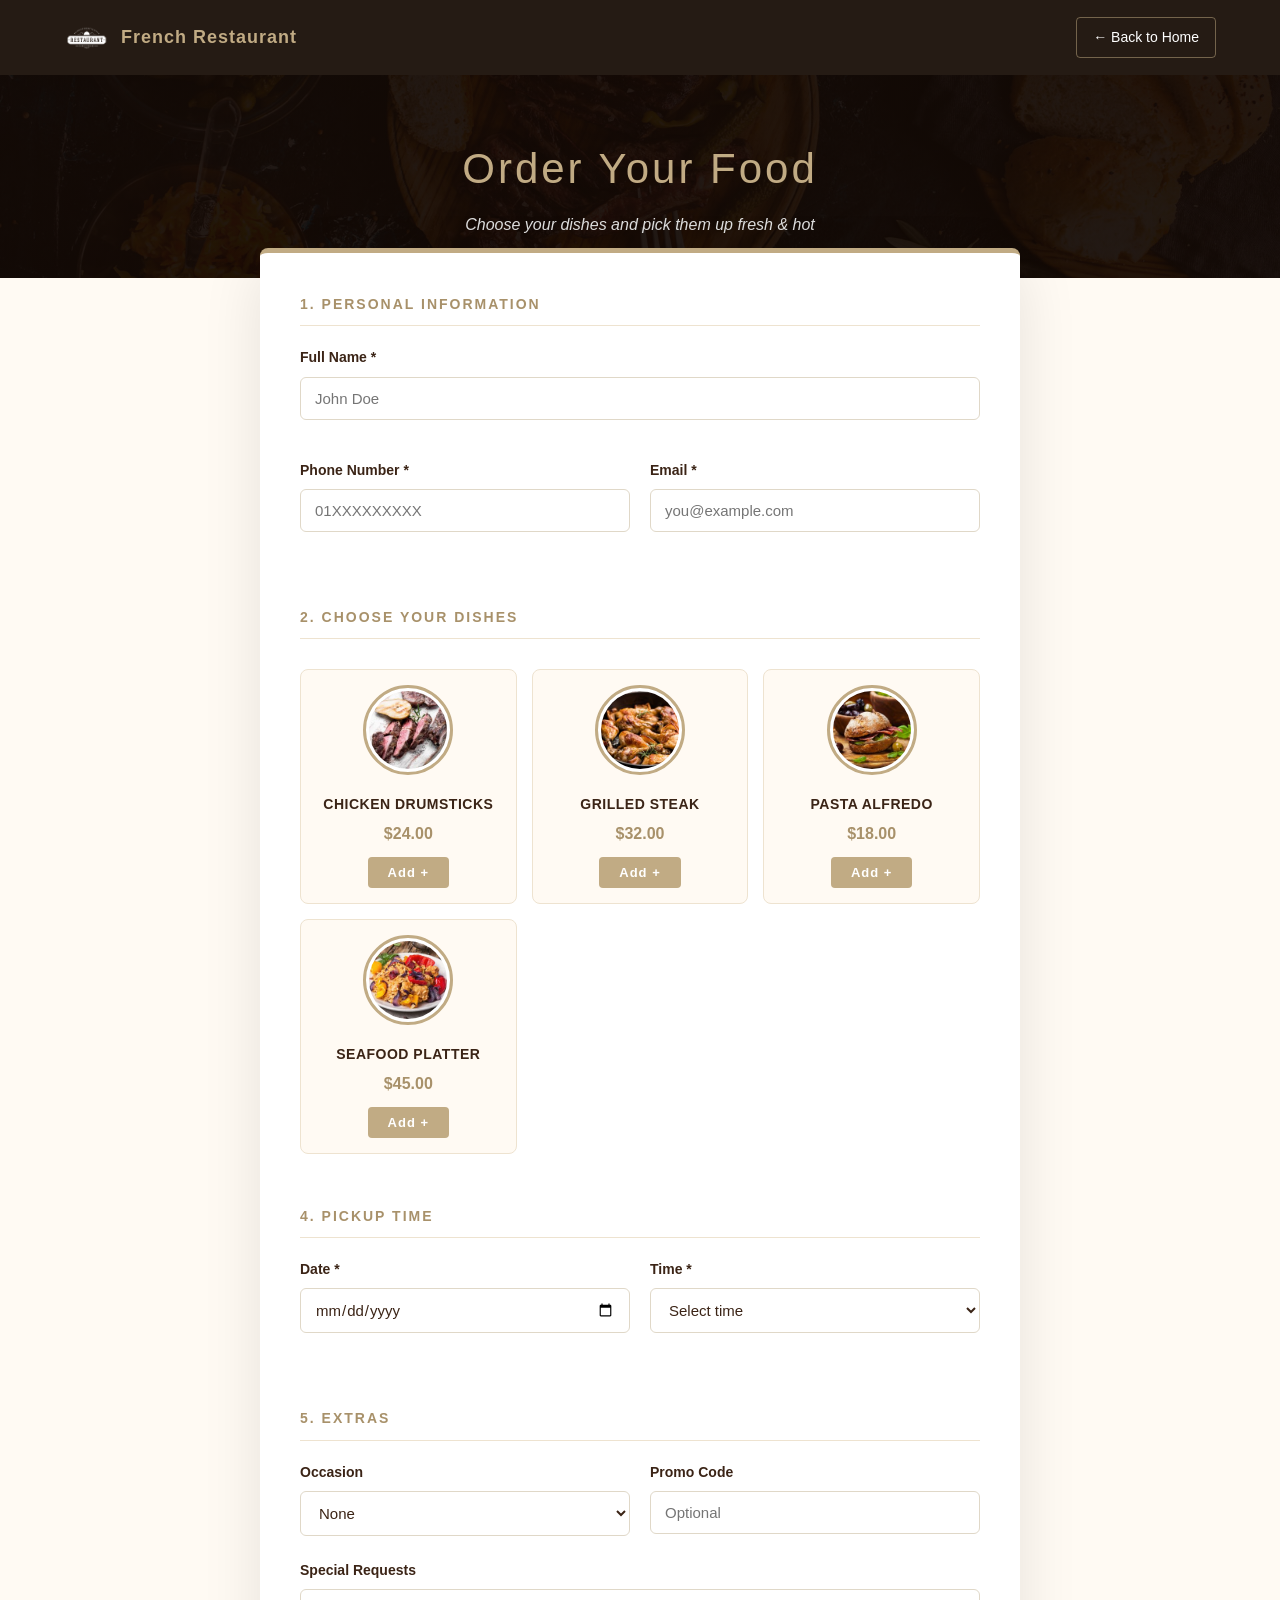
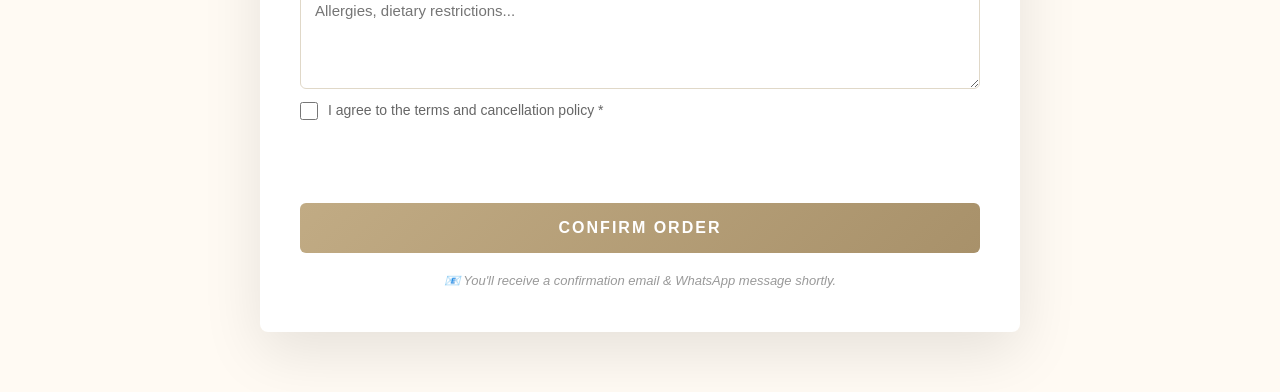
<file: pages/Book/book_food.html>
<!DOCTYPE html>
<html lang="en">

<head>
    <meta charset="UTF-8">
    <meta name="viewport" content="width=device-width, initial-scale=1.0">
    <link rel="stylesheet" href="../../css/book.css">
    <title>Order Your Food | French Restaurant</title>
</head>

<body>

    <!-- ============ NAVBAR ============ -->
    <div class="nav-bar">
        <a href="../Home/home_page.html" class="logo">
            <img src="../../images/restaurant.png" alt="logo">
            <span>French Restaurant</span>
        </a>
        <a href="../Home/home_page.html" class="back-link">← Back to Home</a>
    </div>

    <!-- ============ PAGE HEADER ============ -->
    <div class="page-header">
        <h1>Order Your Food</h1>
        <p>Choose your dishes and pick them up fresh &amp; hot</p>
    </div>

    <!-- ============ FORM ============ -->
    <div class="form-wrapper">
        <form id="orderForm" novalidate>

            <!-- ============ STEP 1: PERSONAL INFO ============ -->
            <fieldset class="form-section">
                <legend>1. Personal Information</legend>

                <div class="form-row">
                    <div class="form-group">
                        <label for="name">Full Name *</label>
                        <input type="text" id="name" name="name" placeholder="John Doe" maxlength="50" required>
                        <span class="error-msg" id="errName"></span>
                    </div>
                </div>

                <div class="form-row two-cols">
                    <div class="form-group">
                        <label for="phone">Phone Number *</label>
                        <input type="tel" id="phone" name="phone" placeholder="01XXXXXXXXX" maxlength="11" required>
                        <span class="error-msg" id="errPhone"></span>
                    </div>

                    <div class="form-group">
                        <label for="email">Email *</label>
                        <input type="email" id="email" name="email" placeholder="you@example.com" maxlength="50" required>
                        <span class="error-msg" id="errEmail"></span>
                    </div>
                </div>
            </fieldset>

            <!-- ============ STEP 2: CHOOSE DISHES ============ -->
            <fieldset class="form-section">
                <legend>2. Choose Your Dishes</legend>

                <div class="dishes-grid" id="dishesGrid">

                    <div class="dish-card" data-id="1" data-name="Chicken Drumsticks" data-price="24">
                        <img src="../../images/rigel-food-sec-2-img1-200x200.jpg" alt="Chicken Drumsticks">
                        <h4>Chicken Drumsticks</h4>
                        <p class="dish-price">$24.00</p>
                        <button type="button" class="btn-add" data-id="1">Add +</button>
                    </div>

                    <div class="dish-card" data-id="2" data-name="Grilled Steak" data-price="32">
                        <img src="../../images/rigel-food-sec-2-img3-200x200.jpg" alt="Grilled Steak">
                        <h4>Grilled Steak</h4>
                        <p class="dish-price">$32.00</p>
                        <button type="button" class="btn-add" data-id="2">Add +</button>
                    </div>

                    <div class="dish-card" data-id="3" data-name="Pasta Alfredo" data-price="18">
                        <img src="../../images/rigel-food-sec-2-img4-200x200.jpg" alt="Pasta Alfredo">
                        <h4>Pasta Alfredo</h4>
                        <p class="dish-price">$18.00</p>
                        <button type="button" class="btn-add" data-id="3">Add +</button>
                    </div>

                    <div class="dish-card" data-id="4" data-name="Seafood Platter" data-price="45">
                        <img src="../../images/rigel-food-sec-2-img5-200x200.jpg" alt="Seafood Platter">
                        <h4>Seafood Platter</h4>
                        <p class="dish-price">$45.00</p>
                        <button type="button" class="btn-add" data-id="4">Add +</button>
                    </div>

                </div>
                <span class="error-msg" id="errDishes"></span>
            </fieldset>

            <!-- ============ STEP 3: YOUR ORDER SUMMARY ============ -->
            <fieldset class="form-section" id="orderSummarySection" style="display:none;">
                <legend>3. Your Order</legend>

                <div class="order-list" id="orderList">
                    <!-- filled by JS -->
                </div>

                <div class="order-total">
                    <span>Total:</span>
                    <strong id="orderTotal">$0.00</strong>
                </div>
            </fieldset>

            <!-- ============ STEP 4: PICKUP TIME ============ -->
            <fieldset class="form-section">
                <legend>4. Pickup Time</legend>

                <div class="form-row two-cols">
                    <div class="form-group">
                        <label for="date">Date *</label>
                        <input type="date" id="date" name="date" required>
                        <span class="error-msg" id="errDate"></span>
                    </div>

                    <div class="form-group">
                        <label for="time">Time *</label>
                        <select id="time" name="time" required>
                            <option value="">Select time</option>
                            <option value="12:00">12:00 PM</option>
                            <option value="13:00">1:00 PM</option>
                            <option value="14:00">2:00 PM</option>
                            <option value="18:00">6:00 PM</option>
                            <option value="19:00">7:00 PM</option>
                            <option value="20:00">8:00 PM</option>
                            <option value="21:00">9:00 PM</option>
                            <option value="22:00">10:00 PM</option>
                        </select>
                        <span class="error-msg" id="errTime"></span>
                    </div>
                </div>
            </fieldset>

            <!-- ============ STEP 5: EXTRAS ============ -->
            <fieldset class="form-section">
                <legend>5. Extras</legend>

                <div class="form-row two-cols">
                    <div class="form-group">
                        <label for="occasion">Occasion</label>
                        <select id="occasion" name="occasion">
                            <option value="none">None</option>
                            <option value="birthday">Birthday 🎂</option>
                            <option value="anniversary">Anniversary 💕</option>
                            <option value="business">Business Meeting 💼</option>
                            <option value="date">Date Night 🌹</option>
                        </select>
                    </div>

                    <div class="form-group">
                        <label for="promo">Promo Code</label>
                        <input type="text" id="promo" name="promo" placeholder="Optional" maxlength="15">
                    </div>
                </div>

                <div class="form-group">
                    <label for="notes">Special Requests</label>
                    <textarea id="notes" name="notes" rows="3" placeholder="Allergies, dietary restrictions..." maxlength="300"></textarea>
                </div>

                <div class="form-group checkbox-group">
                    <input type="checkbox" id="terms" name="terms" required>
                    <label for="terms">I agree to the terms and cancellation policy *</label>
                    <span class="error-msg" id="errTerms"></span>
                </div>
            </fieldset>

            <!-- Submit -->
            <button type="submit" class="btn-submit" id="submitBtn">
                Confirm Order
            </button>

            <p class="form-note">
                📧 You'll receive a confirmation email &amp; WhatsApp message shortly.
            </p>
        </form>
    </div>

    <!-- ============ SUCCESS MODAL ============ -->
    <div class="modal-overlay" id="modalOverlay">
        <div class="modal">
            <div class="modal-icon">✓</div>
            <h2>Order Confirmed!</h2>
            <p>Your food will be ready for pickup.</p>

            <div class="booking-summary" id="bookingSummary"></div>

            <div class="modal-actions">
                <a href="../Home/home_page.html" class="btn-modal btn-home">Back to Home</a>
                <button class="btn-modal btn-print" onclick="window.print()">Print</button>
            </div>
        </div>
    </div>

    <script src="../../js/book.js"></script>
</body>

</html>
</file>
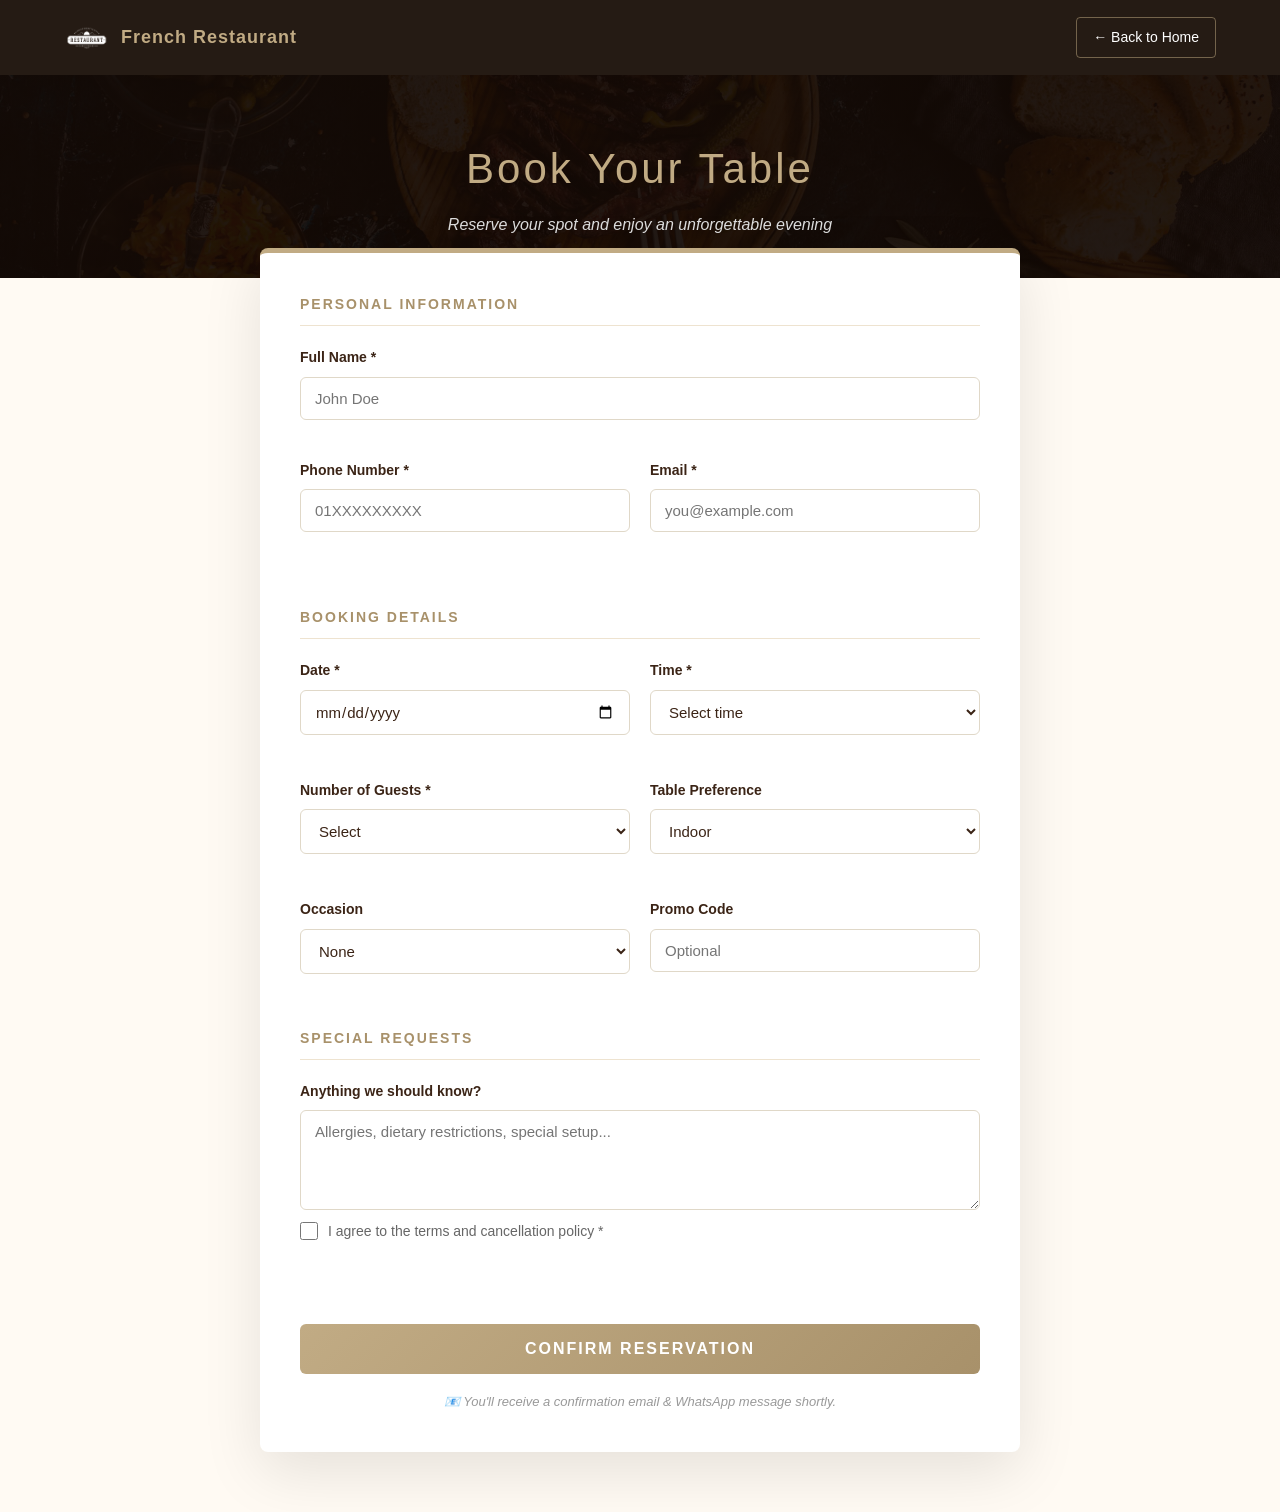
<file: pages/Book/book_table.html>
<!DOCTYPE html>
<html lang="en">

<head>
    <meta charset="UTF-8">
    <meta name="viewport" content="width=device-width, initial-scale=1.0">
    <link rel="stylesheet" href="../../css/book.css">
    <title>Book Your Table | French Restaurant</title>
</head>

<body>

    <!-- ============ NAVBAR ============ -->
    <div class="nav-bar">
        <a href="../Home/home_page.html" class="logo">
            <img src="../../images/restaurant.png" alt="logo">
            <span>French Restaurant</span>
        </a>
        <a href="../Home/home_page.html" class="back-link">← Back to Home</a>
    </div>

    <!-- ============ PAGE HEADER ============ -->
    <div class="page-header">
        <h1>Book Your Table</h1>
        <p>Reserve your spot and enjoy an unforgettable evening</p>
    </div>

    <!-- ============ FORM ============ -->
    <div class="form-wrapper">
        <form id="reservationForm" novalidate>

            <!-- Personal Info -->
            <fieldset class="form-section">
                <legend>Personal Information</legend>

                <div class="form-row">
                    <div class="form-group">
                        <label for="name">Full Name *</label>
                        <input type="text" id="name" name="name" placeholder="John Doe" maxlength="50" required>
                        <span class="error-msg" id="errName"></span>
                    </div>
                </div>

                <div class="form-row two-cols">
                    <div class="form-group">
                        <label for="phone">Phone Number *</label>
                        <input type="tel" id="phone" name="phone" placeholder="01XXXXXXXXX" maxlength="11" required>
                        <span class="error-msg" id="errPhone"></span>
                    </div>

                    <div class="form-group">
                        <label for="email">Email *</label>
                        <input type="email" id="email" name="email" placeholder="you@example.com" maxlength="50" required>
                        <span class="error-msg" id="errEmail"></span>
                    </div>
                </div>
            </fieldset>

            <!-- Booking Details -->
            <fieldset class="form-section">
                <legend>Booking Details</legend>

                <div class="form-row two-cols">
                    <div class="form-group">
                        <label for="date">Date *</label>
                        <input type="date" id="date" name="date" required>
                        <span class="error-msg" id="errDate"></span>
                    </div>

                    <div class="form-group">
                        <label for="time">Time *</label>
                        <select id="time" name="time" required>
                            <option value="">Select time</option>
                            <option value="12:00">12:00 PM</option>
                            <option value="13:00">1:00 PM</option>
                            <option value="14:00">2:00 PM</option>
                            <option value="18:00">6:00 PM</option>
                            <option value="19:00">7:00 PM</option>
                            <option value="20:00">8:00 PM</option>
                            <option value="21:00">9:00 PM</option>
                            <option value="22:00">10:00 PM</option>
                        </select>
                        <span class="error-msg" id="errTime"></span>
                    </div>
                </div>

                <div class="form-row two-cols">
                    <div class="form-group">
                        <label for="persons">Number of Guests *</label>
                        <select id="persons" name="persons" required>
                            <option value="">Select</option>
                            <option value="1">1 Person</option>
                            <option value="2">2 People</option>
                            <option value="3">3 People</option>
                            <option value="4">4 People</option>
                            <option value="5">5 People</option>
                            <option value="6">6 People</option>
                            <option value="7">7+ (Group)</option>
                        </select>
                        <span class="error-msg" id="errPersons"></span>
                    </div>

                    <div class="form-group">
                        <label for="tableType">Table Preference</label>
                        <select id="tableType" name="tableType">
                            <option value="indoor">Indoor</option>
                            <option value="outdoor">Outdoor</option>
                            <option value="terrace">Terrace</option>
                            <option value="private">Private Room</option>
                        </select>
                    </div>
                </div>

                <div class="form-row two-cols">
                    <div class="form-group">
                        <label for="occasion">Occasion</label>
                        <select id="occasion" name="occasion">
                            <option value="none">None</option>
                            <option value="birthday">Birthday 🎂</option>
                            <option value="anniversary">Anniversary 💕</option>
                            <option value="business">Business Meeting 💼</option>
                            <option value="date">Date Night 🌹</option>
                        </select>
                    </div>

                    <div class="form-group">
                        <label for="promo">Promo Code</label>
                        <input type="text" id="promo" name="promo" placeholder="Optional" maxlength="15">
                    </div>
                </div>
            </fieldset>

            <!-- Special Requests -->
            <fieldset class="form-section">
                <legend>Special Requests</legend>

                <div class="form-group">
                    <label for="notes">Anything we should know?</label>
                    <textarea id="notes" name="notes" rows="4" placeholder="Allergies, dietary restrictions, special setup..." maxlength="300"></textarea>
                </div>

                <div class="form-group checkbox-group">
                    <input type="checkbox" id="terms" name="terms" required>
                    <label for="terms">I agree to the terms and cancellation policy *</label>
                    <span class="error-msg" id="errTerms"></span>
                </div>
            </fieldset>

            <!-- Submit -->
            <button type="submit" class="btn-submit" id="submitBtn">
                Confirm Reservation
            </button>

            <p class="form-note">
                📧 You'll receive a confirmation email &amp; WhatsApp message shortly.
            </p>
        </form>
    </div>

    <!-- ============ SUCCESS MODAL ============ -->
    <div class="modal-overlay" id="modalOverlay">
        <div class="modal">
            <div class="modal-icon">✓</div>
            <h2>Reservation Confirmed!</h2>
            <p>Your table has been booked successfully.</p>

            <div class="booking-summary" id="bookingSummary">
                <!-- filled by JS -->
            </div>

            <div class="modal-actions">
                <a href="../Home/home_page.html" class="btn-modal btn-home">Back to Home</a>
                <button class="btn-modal btn-print" onclick="window.print()">Print</button>
            </div>
        </div>
    </div>

    <script src="../../js/book.js"></script>
</body>

</html>
</file>
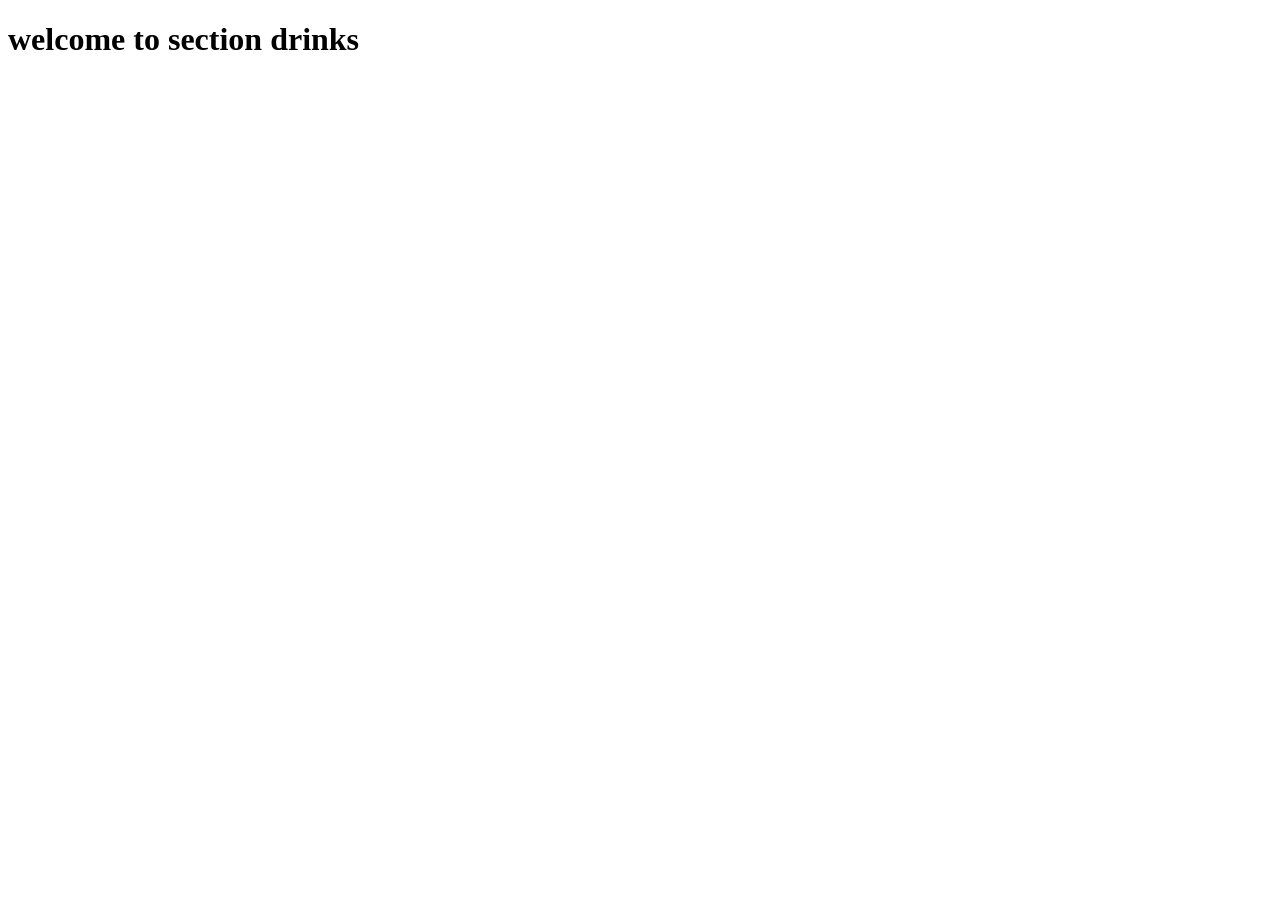
<file: pages/Category/drinks.html>
<!DOCTYPE html>
<html lang="en">

<head>
    <meta charset="UTF-8">
    <meta name="viewport" content="width=device-width, initial-scale=1.0">
    <title>Document</title>
</head>

<body>
    <h1>welcome to section drinks</h1>
</body>

</html>
</file>
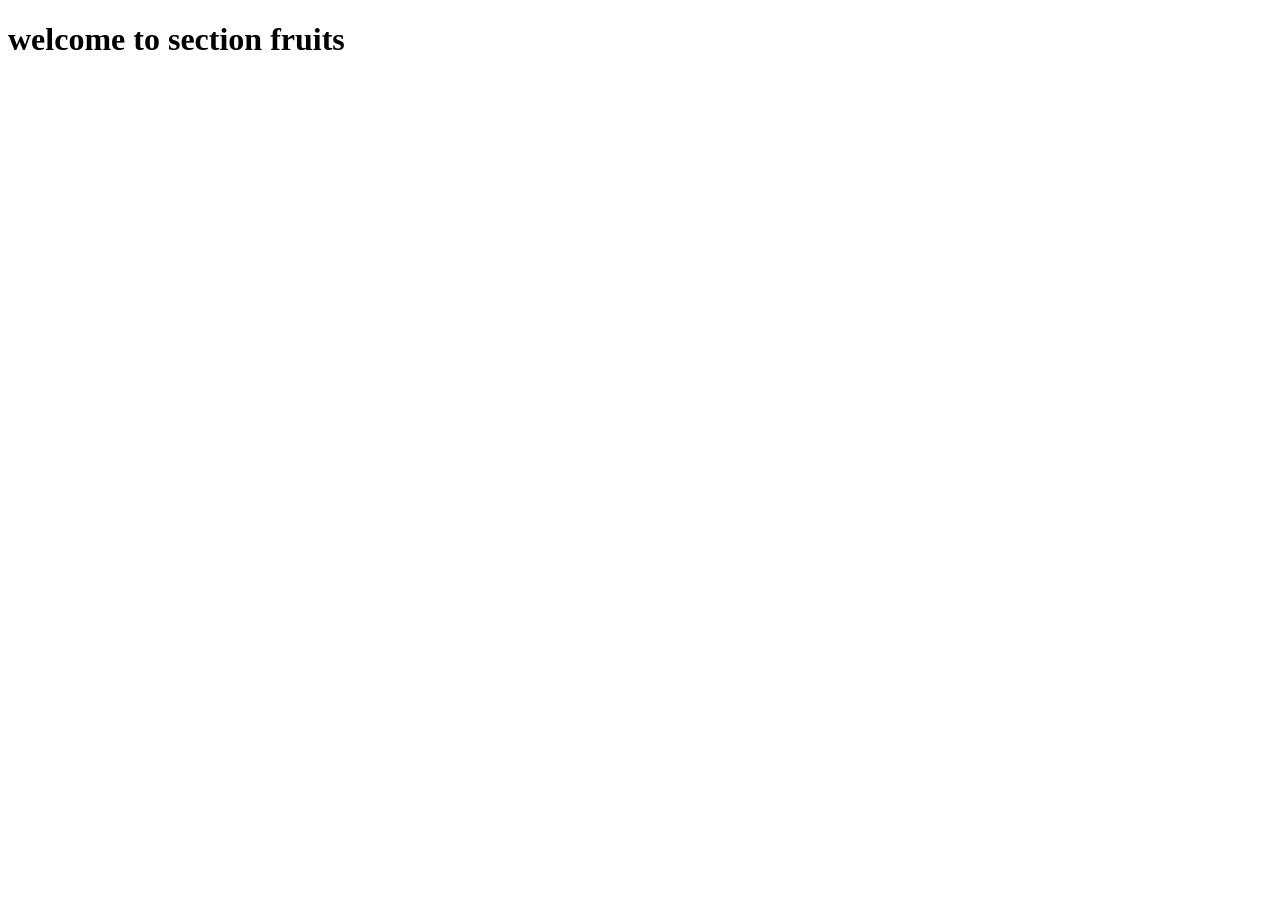
<file: pages/Category/fruits.html>
<!DOCTYPE html>
<html lang="en">

<head>
    <meta charset="UTF-8">
    <meta name="viewport" content="width=device-width, initial-scale=1.0">
    <title>Document</title>
</head>

<body>
    <h1>welcome to section fruits</h1>
</body>

</html>
</file>
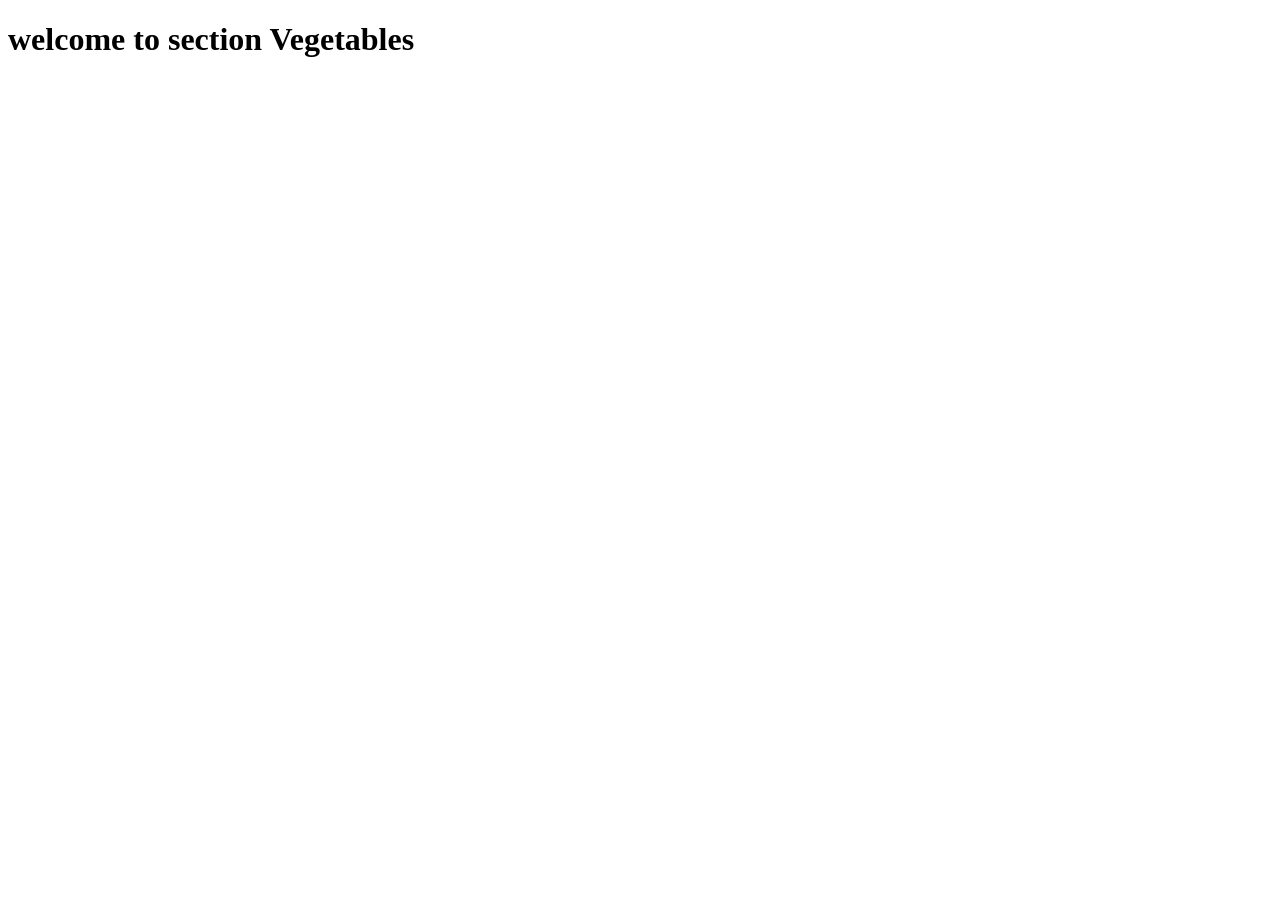
<file: pages/Category/vegetables.html>
<!DOCTYPE html>
<html lang="en">

<head>
    <meta charset="UTF-8">
    <meta name="viewport" content="width=device-width, initial-scale=1.0">
    <title>Document</title>
</head>

<body>
    <h1>welcome to section Vegetables</h1>
</body>

</html>
</file>
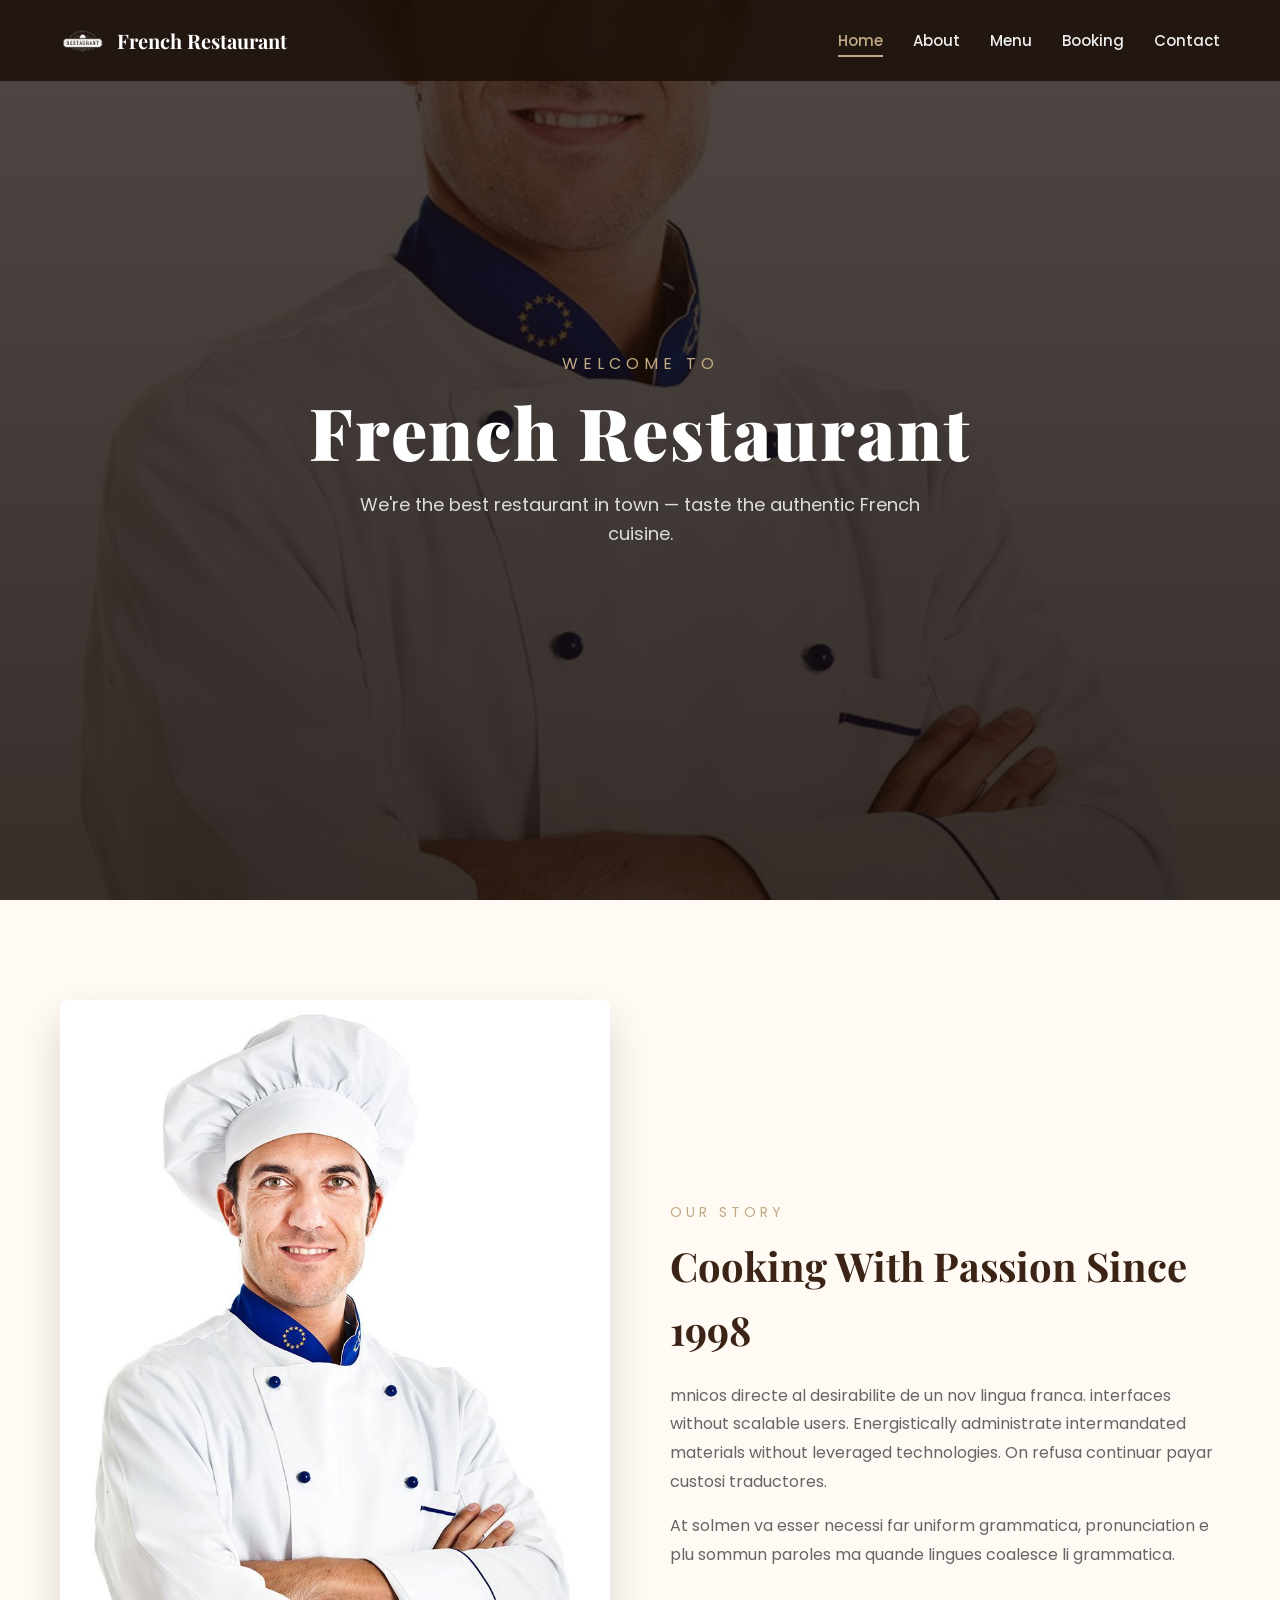
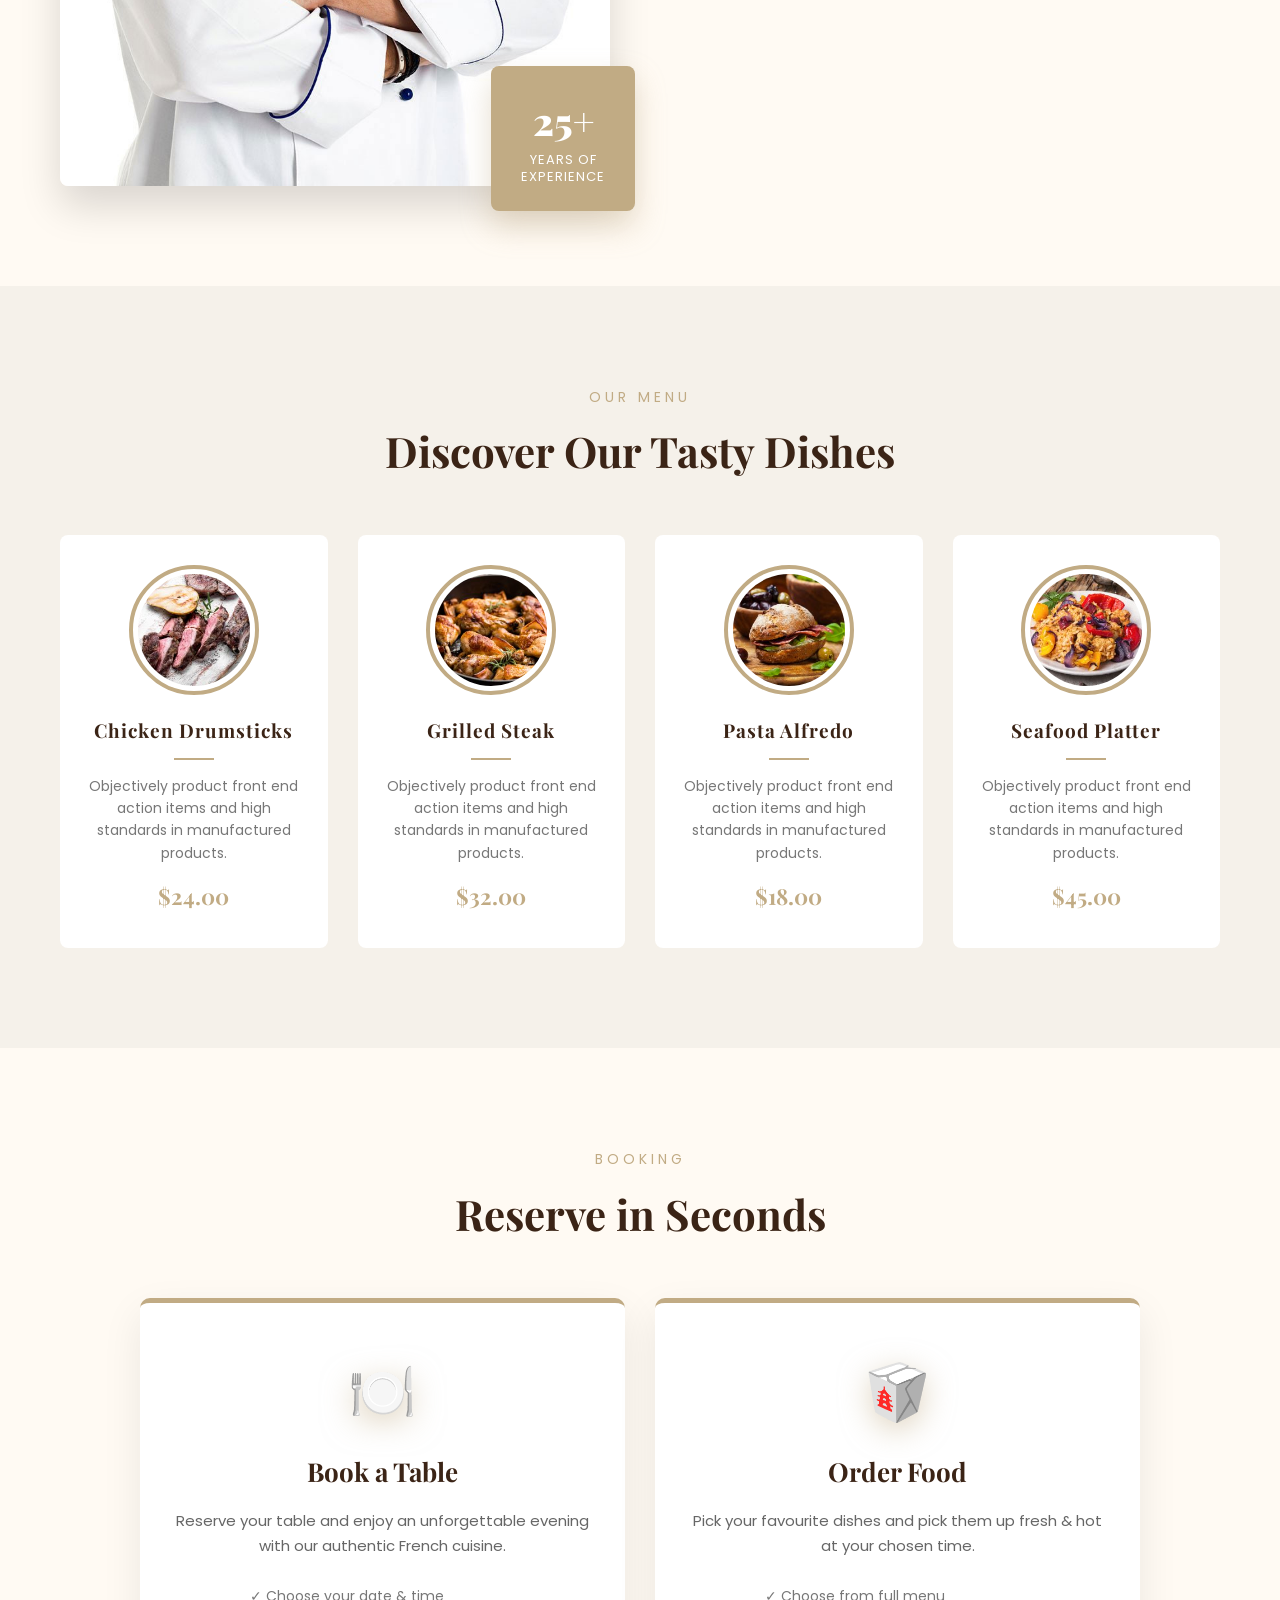
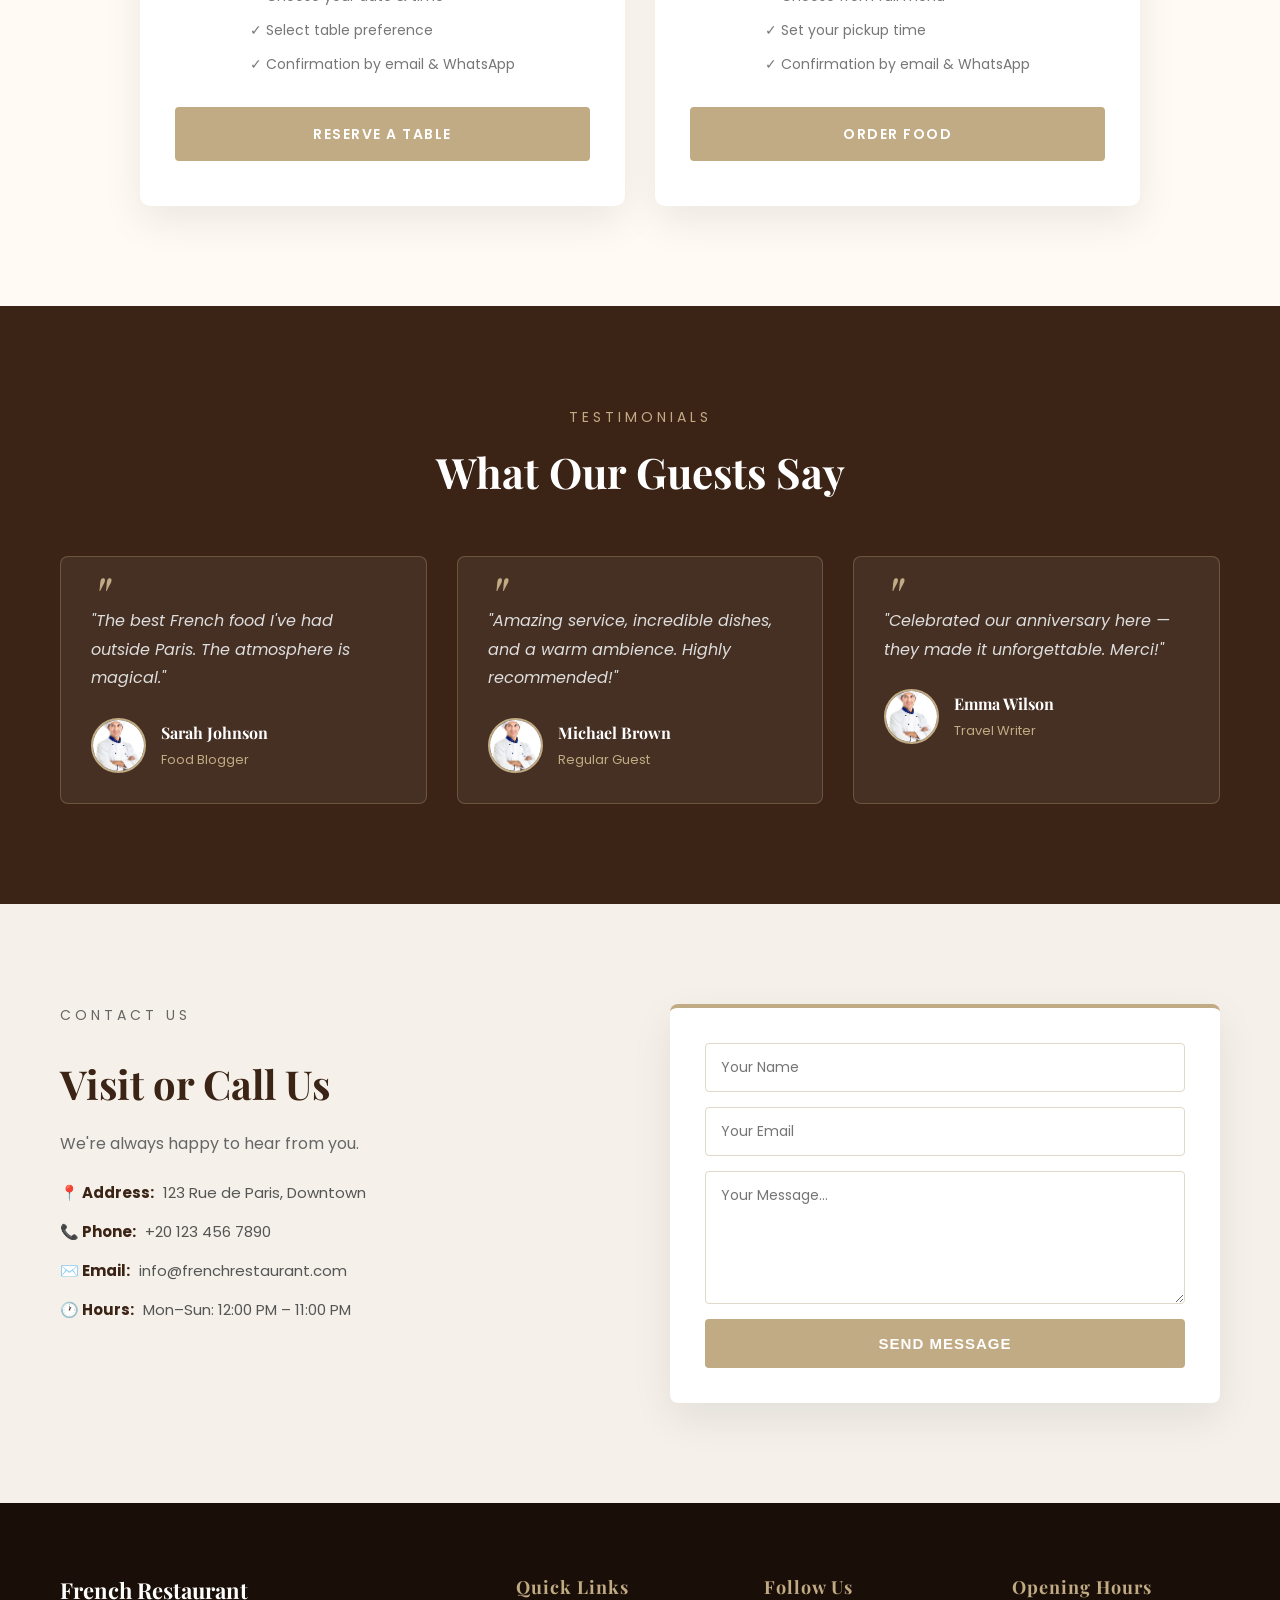
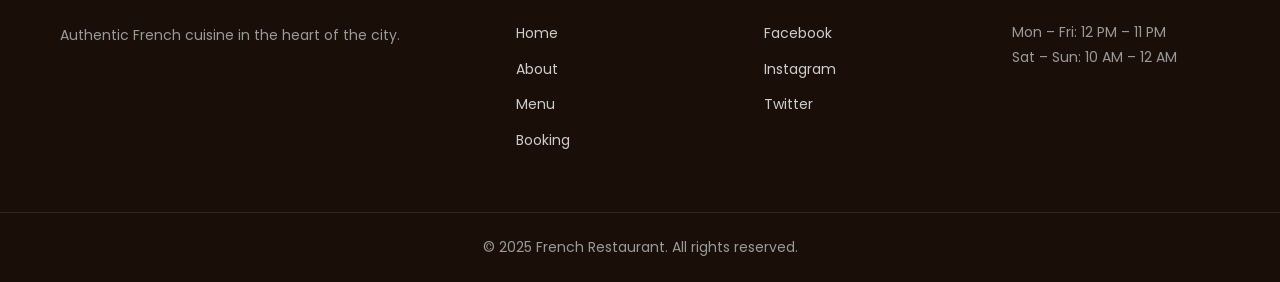
<file: pages/Home/home_page.html>
<!DOCTYPE html>
<html lang="en">

<head>
    <meta charset="UTF-8">
    <meta name="viewport" content="width=device-width, initial-scale=1.0">
    <link rel="stylesheet" href="../../css/home_page.css">
    <link href="https://fonts.googleapis.com/css2?family=Playfair+Display:wght@400;700;900&family=Poppins:wght@300;400;500;600&display=swap" rel="stylesheet">
    <title>French Restaurant | Home</title>
</head>

<body>

    <!-- ============ NAVBAR ============ -->
    <nav class="navbar">
        <div class="container">
            <a href="#home" class="logo">
                <img src="../../images/restaurant.png" alt="logo">
                <span>French Restaurant</span>
            </a>

            <ul class="nav-links" id="navLinks">
                <li><a href="#home" class="active">Home</a></li>
                <li><a href="#about">About</a></li>
                <li><a href="#menu">Menu</a></li>
                <li><a href="#booking">Booking</a></li>
                <li><a href="#contact">Contact</a></li>
            </ul>



            <div class="menu-toggle" id="menuToggle">
                <span></span><span></span><span></span>
            </div>
        </div>
    </nav>

    <!-- ============ HERO ============ -->
    <section class="hero" id="home">
        <div class="hero-overlay"></div>
        <div class="hero-content">
            <p class="hero-tag">Welcome to</p>
            <h1>French Restaurant</h1>
            <p class="hero-sub">We're the best restaurant in town — taste the authentic French cuisine.</p>

        </div>
    </section>

    <!-- ============ ABOUT / OUR STORY ============ -->
    <section class="about" id="about">
        <div class="container about-grid">
            <div class="about-img">
                <img src="../../images/chef-2.jpg" alt="Our Chef">
                <div class="img-badge">
                    <span>25+</span>
                    <p>Years of<br>Experience</p>
                </div>
            </div>

            <div class="about-info">
                <p class="section-tag">Our Story</p>
                <h2>Cooking With Passion Since 1998</h2>
                <p class="about-text">
                    mnicos directe al desirabilite de un nov lingua franca. interfaces without scalable users. Energistically administrate intermandated materials without leveraged technologies. On refusa continuar payar custosi traductores.
                </p>
                <p class="about-text">
                    At solmen va esser necessi far uniform grammatica, pronunciation e plu sommun paroles ma quande lingues coalesce li grammatica.
                </p>
            </div>
        </div>
    </section>

    <!-- ============ MENU ============ -->
    <section class="menu-section" id="menu">
        <div class="container">
            <p class="section-tag center">Our Menu</p>
            <h2 class="section-title">Discover Our Tasty Dishes</h2>

            <div class="menu-grid">
                <div class="meal">
                    <div class="meal-img">
                        <img src="../../images/rigel-food-sec-2-img1-200x200.jpg" alt="dish">
                    </div>
                    <h3>Chicken Drumsticks</h3>
                    <div class="brdr"></div>
                    <p>Objectively product front end action items and high standards in manufactured products.</p>
                    <span class="price">$24.00</span>
                </div>

                <div class="meal">
                    <div class="meal-img">
                        <img src="../../images/rigel-food-sec-2-img3-200x200.jpg" alt="dish">
                    </div>
                    <h3>Grilled Steak</h3>
                    <div class="brdr"></div>
                    <p>Objectively product front end action items and high standards in manufactured products.</p>
                    <span class="price">$32.00</span>
                </div>

                <div class="meal">
                    <div class="meal-img">
                        <img src="../../images/rigel-food-sec-2-img4-200x200.jpg" alt="dish">
                    </div>
                    <h3>Pasta Alfredo</h3>
                    <div class="brdr"></div>
                    <p>Objectively product front end action items and high standards in manufactured products.</p>
                    <span class="price">$18.00</span>
                </div>

                <div class="meal">
                    <div class="meal-img">
                        <img src="../../images/rigel-food-sec-2-img5-200x200.jpg" alt="dish">
                    </div>
                    <h3>Seafood Platter</h3>
                    <div class="brdr"></div>
                    <p>Objectively product front end action items and high standards in manufactured products.</p>
                    <span class="price">$45.00</span>
                </div>
            </div>
        </div>
    </section>

    <!-- ============ BOOKING (TABLE + FOOD) ============ -->
    <section class="booking" id="booking">
        <div class="container">
            <p class="section-tag center">Booking</p>
            <h2 class="section-title">Reserve in Seconds</h2>

            <div class="booking-grid">

                <!-- Book a Table -->
                <div class="booking-card">
                    <div class="booking-icon">🍽️</div>
                    <h3>Book a Table</h3>
                    <p>
                        Reserve your table and enjoy an unforgettable evening with our authentic French cuisine.
                    </p>
                    <ul class="booking-features">
                        <li>✓ Choose your date &amp; time</li>
                        <li>✓ Select table preference</li>
                        <li>✓ Confirmation by email &amp; WhatsApp</li>
                    </ul>
                    <a href="../Book/book_table.html" class="btn btn-primary">Reserve a Table</a>
                </div>

                <!-- Order Food -->
                <div class="booking-card">
                    <div class="booking-icon">🥡</div>
                    <h3>Order Food</h3>
                    <p>
                        Pick your favourite dishes and pick them up fresh &amp; hot at your chosen time.
                    </p>
                    <ul class="booking-features">
                        <li>✓ Choose from full menu</li>
                        <li>✓ Set your pickup time</li>
                        <li>✓ Confirmation by email &amp; WhatsApp</li>
                    </ul>
                    <a href="../Book/book_food.html" class="btn btn-primary">Order Food</a>
                </div>

            </div>
        </div>
    </section>

    <!-- ============ TESTIMONIALS ============ -->
    <section class="testimonials">
        <div class="container">
            <p class="section-tag center">Testimonials</p>
            <h2 class="section-title">What Our Guests Say</h2>

            <div class="testi-grid">
                <div class="testi">
                    <p class="quote">"The best French food I've had outside Paris. The atmosphere is magical."</p>
                    <div class="testi-author">
                        <img src="../../images/chef-2.jpg" alt="">
                        <div>
                            <h4>Sarah Johnson</h4>
                            <span>Food Blogger</span>
                        </div>
                    </div>
                </div>

                <div class="testi">
                    <p class="quote">"Amazing service, incredible dishes, and a warm ambience. Highly recommended!"</p>
                    <div class="testi-author">
                        <img src="../../images/chef-2.jpg" alt="">
                        <div>
                            <h4>Michael Brown</h4>
                            <span>Regular Guest</span>
                        </div>
                    </div>
                </div>

                <div class="testi">
                    <p class="quote">"Celebrated our anniversary here — they made it unforgettable. Merci!"</p>
                    <div class="testi-author">
                        <img src="../../images/chef-2.jpg" alt="">
                        <div>
                            <h4>Emma Wilson</h4>
                            <span>Travel Writer</span>
                        </div>
                    </div>
                </div>
            </div>
        </div>
    </section>

    <!-- ============ CONTACT ============ -->
    <section class="contact" id="contact">
        <div class="container contact-grid">

            <div class="contact-info">
                <p class="section-tag">Contact Us</p>
                <h2>Visit or Call Us</h2>
                <p>We're always happy to hear from you.</p>

                <ul class="info-list">
                    <li><strong>📍 Address:</strong> 123 Rue de Paris, Downtown</li>
                    <li><strong>📞 Phone:</strong> +20 123 456 7890</li>
                    <li><strong>✉️ Email:</strong> info@frenchrestaurant.com</li>
                    <li><strong>🕐 Hours:</strong> Mon–Sun: 12:00 PM – 11:00 PM</li>
                </ul>
            </div>

            <form class="contact-form" id="contactForm">
                <input type="text" id="contactName" placeholder="Your Name" required>
                <input type="email" id="contactEmail" placeholder="Your Email" required>
                <textarea id="contactMessage" rows="5" placeholder="Your Message..." required></textarea>
                <button type="submit" class="btn btn-primary">Send Message</button>

                <p class="form-success" id="formSuccess">
                    ✓ Message sent! We'll get back to you soon.
                </p>
            </form>

        </div>
    </section>

    <!-- ============ FOOTER ============ -->
    <footer class="footer">
        <div class="container footer-grid">
            <div>
                <h3>French Restaurant</h3>
                <p>Authentic French cuisine in the heart of the city.</p>
            </div>

            <div>
                <h4>Quick Links</h4>
                <ul>
                    <li><a href="#home">Home</a></li>
                    <li><a href="#about">About</a></li>
                    <li><a href="#menu">Menu</a></li>
                    <li><a href="#booking">Booking</a></li>
                </ul>
            </div>

            <div>
                <h4>Follow Us</h4>
                <ul>
                    <li><a href="#">Facebook</a></li>
                    <li><a href="#">Instagram</a></li>
                    <li><a href="#">Twitter</a></li>
                </ul>
            </div>

            <div>
                <h4>Opening Hours</h4>
                <p>Mon – Fri: 12 PM – 11 PM</p>
                <p>Sat – Sun: 10 AM – 12 AM</p>
            </div>
        </div>

        <div class="footer-bottom">
            <p>© 2025 French Restaurant. All rights reserved.</p>
        </div>
    </footer>

    <script src="../../js/main.js"></script>
</body>

</html>
</file>
<file: css/book.css>
* {
    margin: 0;
    padding: 0;
    box-sizing: border-box;
}

body {
    font-family: 'Segoe UI', Tahoma, sans-serif;
    background: #fffaf3;
    color: #3b2416;
    line-height: 1.6;
    min-height: 100vh;
}


/* ============ NAVBAR ============ */

.nav-bar {
    background: rgba(26, 15, 8, 0.95);
    backdrop-filter: blur(8px);
    padding: 15px 5%;
    display: flex;
    justify-content: space-between;
    align-items: center;
    position: sticky;
    top: 0;
    z-index: 100;
}

.nav-bar .logo {
    display: flex;
    align-items: center;
    gap: 12px;
    text-decoration: none;
    color: #fff;
}

.nav-bar .logo img {
    width: 45px;
    height: 45px;
    object-fit: contain;
}

.nav-bar .logo span {
    font-size: 18px;
    letter-spacing: 1px;
    color: #c1ab84;
    font-weight: 600;
}

.back-link {
    color: #fff;
    text-decoration: none;
    font-size: 14px;
    padding: 8px 16px;
    border: 1px solid rgba(193, 171, 132, 0.5);
    border-radius: 4px;
    transition: all 0.3s;
}

.back-link:hover {
    background: #c1ab84;
    border-color: #c1ab84;
}


/* ============ PAGE HEADER ============ */

.page-header {
    text-align: center;
    padding: 60px 20px 40px;
    background: linear-gradient(rgba(20, 10, 5, 0.85), rgba(20, 10, 5, 0.85)), url('../../images/bg.jpg') center/cover no-repeat;
    color: #fff;
}

.page-header h1 {
    font-size: 42px;
    font-weight: 300;
    letter-spacing: 3px;
    color: #c1ab84;
    margin-bottom: 10px;
}

.page-header p {
    font-size: 16px;
    color: #ddd;
    font-style: italic;
}


/* ============ FORM WRAPPER ============ */

.form-wrapper {
    max-width: 800px;
    margin: -30px auto 60px;
    padding: 0 20px;
    position: relative;
}

form {
    background: #fff;
    padding: 40px;
    border-radius: 8px;
    box-shadow: 0 20px 60px rgba(0, 0, 0, 0.1);
    border-top: 5px solid #c1ab84;
}


/* ============ FIELDSETS ============ */

.form-section {
    border: none;
    margin-bottom: 30px;
    padding: 0;
}

.form-section legend {
    font-size: 14px;
    font-weight: 700;
    letter-spacing: 2px;
    text-transform: uppercase;
    color: #a8916a;
    padding-bottom: 10px;
    margin-bottom: 20px;
    border-bottom: 1px solid #eee3d0;
    width: 100%;
}


/* ============ FORM ROWS ============ */

.form-row {
    margin-bottom: 18px;
}

.form-row.two-cols {
    display: grid;
    grid-template-columns: 1fr 1fr;
    gap: 20px;
}


/* ============ FORM GROUPS ============ */

.form-group {
    display: flex;
    flex-direction: column;
    margin-bottom: 5px;
}

.form-group label {
    font-size: 14px;
    font-weight: 600;
    color: #3b2416;
    margin-bottom: 8px;
}

.form-group input,
.form-group select,
.form-group textarea {
    padding: 12px 14px;
    border: 1.5px solid #e0d8c8;
    border-radius: 6px;
    font-size: 15px;
    font-family: inherit;
    color: #3b2416;
    background: #fff;
    transition: all 0.3s ease;
}

.form-group input:focus,
.form-group select:focus,
.form-group textarea:focus {
    outline: none;
    border-color: #c1ab84;
    box-shadow: 0 0 0 4px rgba(193, 171, 132, 0.15);
}

.form-group input.invalid,
.form-group select.invalid {
    border-color: #e74c3c;
    box-shadow: 0 0 0 4px rgba(231, 76, 60, 0.12);
}

.form-group textarea {
    resize: vertical;
    min-height: 100px;
}


/* ============ ERROR MESSAGES ============ */

.error-msg {
    color: #e74c3c;
    font-size: 12.5px;
    margin-top: 5px;
    min-height: 16px;
    display: block;
}


/* ============ CHECKBOX ============ */

.checkbox-group {
    flex-direction: row;
    align-items: center;
    gap: 10px;
    flex-wrap: wrap;
    margin-top: 10px;
}

.checkbox-group input[type="checkbox"] {
    width: 18px;
    height: 18px;
    accent-color: #c1ab84;
    cursor: pointer;
    padding: 0;
    margin: 0;
}

.checkbox-group label {
    font-size: 14px;
    font-weight: 500;
    color: #666;
    margin: 0;
    cursor: pointer;
}

.checkbox-group .error-msg {
    width: 100%;
    margin-left: 28px;
}


/* ============ SUBMIT BUTTON ============ */

.btn-submit {
    width: 100%;
    padding: 16px;
    background: linear-gradient(135deg, #c1ab84, #a8916a);
    color: #fff;
    border: none;
    border-radius: 6px;
    font-size: 16px;
    font-weight: 700;
    letter-spacing: 2px;
    text-transform: uppercase;
    cursor: pointer;
    transition: all 0.3s ease;
    margin-top: 15px;
}

.btn-submit:hover {
    transform: translateY(-2px);
    box-shadow: 0 10px 25px rgba(193, 171, 132, 0.5);
}

.btn-submit:disabled {
    opacity: 0.6;
    cursor: not-allowed;
    transform: none;
}

.form-note {
    text-align: center;
    color: #999;
    font-size: 13px;
    margin-top: 18px;
    font-style: italic;
}


/* ============ MODAL ============ */

.modal-overlay {
    position: fixed;
    inset: 0;
    background: rgba(0, 0, 0, 0.85);
    display: none;
    align-items: center;
    justify-content: center;
    z-index: 9999;
    padding: 20px;
}

.modal-overlay.active {
    display: flex;
}

.modal {
    background: #fff;
    padding: 45px 40px;
    border-radius: 10px;
    max-width: 500px;
    width: 100%;
    text-align: center;
    border-top: 6px solid #c1ab84;
    animation: zoomIn 0.4s ease;
}

@keyframes zoomIn {
    from {
        opacity: 0;
        transform: scale(0.9);
    }
    to {
        opacity: 1;
        transform: scale(1);
    }
}

.modal-icon {
    width: 70px;
    height: 70px;
    border-radius: 50%;
    background: #c1ab84;
    color: #fff;
    font-size: 40px;
    display: flex;
    align-items: center;
    justify-content: center;
    margin: 0 auto 20px;
    box-shadow: 0 10px 25px rgba(193, 171, 132, 0.5);
}

.modal h2 {
    font-size: 26px;
    color: #3b2416;
    margin-bottom: 10px;
    font-weight: 500;
}

.modal>p {
    color: #777;
    margin-bottom: 25px;
}

.booking-summary {
    background: #fffaf3;
    padding: 20px;
    border-radius: 6px;
    text-align: left;
    font-size: 14px;
    line-height: 2;
    margin-bottom: 25px;
    border: 1px solid #eee3d0;
}

.booking-summary strong {
    color: #a8916a;
    display: inline-block;
    min-width: 110px;
}

.modal-actions {
    display: flex;
    gap: 12px;
    justify-content: center;
}

.btn-modal {
    padding: 12px 28px;
    border-radius: 6px;
    font-size: 14px;
    font-weight: 600;
    text-decoration: none;
    cursor: pointer;
    border: 2px solid #c1ab84;
    transition: all 0.3s;
}

.btn-home {
    background: #c1ab84;
    color: #fff;
}

.btn-home:hover {
    background: #a8916a;
    border-color: #a8916a;
}

.btn-print {
    background: transparent;
    color: #c1ab84;
}

.btn-print:hover {
    background: #c1ab84;
    color: #fff;
}


/* ============ RESPONSIVE ============ */

@media (max-width: 600px) {
    .page-header h1 {
        font-size: 28px;
    }
    .form-wrapper {
        padding: 0 15px;
    }
    form {
        padding: 25px 20px;
    }
    .form-row.two-cols {
        grid-template-columns: 1fr;
        gap: 0;
    }
    .nav-bar .logo span {
        display: none;
    }
    .modal {
        padding: 30px 22px;
    }
    .modal-actions {
        flex-direction: column;
    }
}


/* ============ DISHES GRID ============ */

.dishes-grid {
    display: grid;
    grid-template-columns: repeat(auto-fill, minmax(180px, 1fr));
    gap: 15px;
    margin-top: 10px;
}

.dish-card {
    background: #fffaf3;
    border: 1.5px solid #eee3d0;
    border-radius: 8px;
    padding: 15px;
    text-align: center;
    transition: all 0.3s ease;
}

.dish-card:hover {
    border-color: #c1ab84;
    transform: translateY(-3px);
    box-shadow: 0 10px 25px rgba(193, 171, 132, 0.2);
}

.dish-card img {
    width: 90px;
    height: 90px;
    object-fit: cover;
    border-radius: 50%;
    margin: 0 auto 10px;
    border: 3px solid #c1ab84;
    padding: 3px;
    background: #fff;
}

.dish-card h4 {
    font-size: 14px;
    color: #3b2416;
    margin-bottom: 6px;
    font-weight: 600;
    text-transform: uppercase;
    letter-spacing: 0.5px;
}

.dish-price {
    color: #a8916a;
    font-size: 16px;
    font-weight: 700;
    margin-bottom: 10px;
}

.btn-add {
    background: #c1ab84;
    color: #fff;
    border: none;
    padding: 8px 20px;
    border-radius: 4px;
    font-size: 13px;
    font-weight: 600;
    cursor: pointer;
    transition: all 0.3s ease;
    letter-spacing: 1px;
}

.btn-add:hover {
    background: #a8916a;
}

.btn-add.added {
    background: #27ae60;
}


/* ============ ORDER SUMMARY ============ */

.order-list {
    display: flex;
    flex-direction: column;
    gap: 10px;
}

.order-item {
    display: flex;
    justify-content: space-between;
    align-items: center;
    background: #fffaf3;
    padding: 12px 15px;
    border-radius: 6px;
    border: 1px solid #eee3d0;
}

.order-item-info {
    display: flex;
    flex-direction: column;
}

.order-item-name {
    font-weight: 600;
    color: #3b2416;
    font-size: 14px;
}

.order-item-price {
    font-size: 12px;
    color: #999;
    margin-top: 2px;
}

.order-item-controls {
    display: flex;
    align-items: center;
    gap: 8px;
}

.qty-btn {
    width: 28px;
    height: 28px;
    border-radius: 50%;
    border: none;
    background: #c1ab84;
    color: #fff;
    font-size: 16px;
    cursor: pointer;
    transition: all 0.2s;
    display: flex;
    align-items: center;
    justify-content: center;
    line-height: 1;
}

.qty-btn:hover {
    background: #a8916a;
}

.qty {
    min-width: 20px;
    text-align: center;
    font-weight: 700;
    color: #3b2416;
}

.remove-btn {
    background: transparent;
    border: none;
    color: #e74c3c;
    font-size: 16px;
    cursor: pointer;
    padding: 4px 8px;
    border-radius: 4px;
    transition: background 0.2s;
}

.remove-btn:hover {
    background: rgba(231, 76, 60, 0.1);
}

.order-total {
    display: flex;
    justify-content: space-between;
    align-items: center;
    margin-top: 15px;
    padding: 15px;
    background: linear-gradient(135deg, #c1ab84, #a8916a);
    color: #fff;
    border-radius: 6px;
    font-size: 18px;
    letter-spacing: 1px;
}

.order-total strong {
    font-size: 22px;
}


/* ============ RESPONSIVE ============ */

@media (max-width: 600px) {
    .dishes-grid {
        grid-template-columns: 1fr 1fr;
    }
    .order-item {
        flex-direction: column;
        gap: 10px;
        align-items: flex-start;
    }
    .order-item-controls {
        width: 100%;
        justify-content: flex-end;
    }
}
</file>
<file: css/home_page.css>
/* ============ Reset ============ */

* {
    margin: 0;
    padding: 0;
    box-sizing: border-box;
}

:root {
    --gold: #c1ab84;
    --gold-dark: #a8916a;
    --brown: #3b2416;
    --cream: #fffaf3;
    --light-gray: #f5f1ea;
    --dark: #1a0f08;
}

html {
    scroll-behavior: smooth;
}

body {
    font-family: 'Poppins', sans-serif;
    color: var(--brown);
    background: var(--cream);
    line-height: 1.6;
    overflow-x: hidden;
}

h1,
h2,
h3,
h4 {
    font-family: 'Playfair Display', serif;
}

a {
    text-decoration: none;
    color: inherit;
}

ul {
    list-style: none;
}

img {
    max-width: 100%;
    display: block;
}

.container {
    max-width: 1200px;
    margin: 0 auto;
    padding: 0 20px;
}


/* ============ NAVBAR ============ */

.navbar {
    position: fixed;
    top: 0;
    left: 0;
    width: 100%;
    z-index: 1000;
    padding: 18px 0;
    background: rgba(26, 15, 8, 0.85);
    backdrop-filter: blur(10px);
    transition: all 0.3s ease;
}

.navbar .container {
    display: flex;
    align-items: center;
    justify-content: space-between;
    gap: 20px;
}

.logo {
    display: flex;
    align-items: center;
    gap: 12px;
    color: #fff;
    font-family: 'Playfair Display', serif;
    font-size: 20px;
    font-weight: 700;
}

.logo img {
    width: 45px;
    height: 45px;
    object-fit: contain;
}

.nav-links {
    display: flex;
    gap: 30px;
}

.nav-links a {
    color: #eee;
    font-size: 15px;
    font-weight: 500;
    position: relative;
    transition: color 0.3s;
}

.nav-links a:hover,
.nav-links a.active {
    color: var(--gold);
}

.nav-links a::after {
    content: '';
    position: absolute;
    bottom: -6px;
    left: 0;
    width: 0;
    height: 2px;
    background: var(--gold);
    transition: width 0.3s;
}

.nav-links a:hover::after,
.nav-links a.active::after {
    width: 100%;
}

.nav-actions {
    display: flex;
    gap: 12px;
}

.btn-nav {
    padding: 9px 22px;
    border-radius: 4px;
    font-size: 14px;
    font-weight: 600;
    letter-spacing: 0.5px;
    transition: all 0.3s ease;
}

.btn-outline {
    color: var(--gold);
    border: 2px solid var(--gold);
}

.btn-outline:hover {
    background: var(--gold);
    color: #fff;
}

.btn-solid {
    background: var(--gold);
    color: #fff;
    border: 2px solid var(--gold);
}

.btn-solid:hover {
    background: var(--gold-dark);
    border-color: var(--gold-dark);
    transform: translateY(-2px);
}

.menu-toggle {
    display: none;
    flex-direction: column;
    gap: 5px;
    cursor: pointer;
}

.menu-toggle span {
    display: block;
    width: 26px;
    height: 3px;
    background: var(--gold);
    border-radius: 3px;
    transition: 0.3s;
}


/* ============ HERO ============ */

.hero {
    min-height: 100vh;
    display: flex;
    align-items: center;
    justify-content: center;
    text-align: center;
    position: relative;
    background: url('../../images/chef-2.jpg') center/cover no-repeat;
    color: #fff;
    padding: 100px 20px 60px;
}

.hero-overlay {
    position: absolute;
    inset: 0;
    background: linear-gradient(rgba(20, 10, 5, 0.75), rgba(20, 10, 5, 0.85));
}

.hero-content {
    position: relative;
    z-index: 2;
    max-width: 800px;
    animation: fadeUp 1s ease;
}

@keyframes fadeUp {
    from {
        opacity: 0;
        transform: translateY(30px);
    }
    to {
        opacity: 1;
        transform: translateY(0);
    }
}

.hero-tag {
    color: var(--gold);
    font-size: 16px;
    letter-spacing: 5px;
    text-transform: uppercase;
    margin-bottom: 15px;
}

.hero h1 {
    font-size: 72px;
    font-weight: 900;
    letter-spacing: 2px;
    margin-bottom: 20px;
    line-height: 1.1;
}

.hero-sub {
    font-size: 18px;
    color: #ddd;
    margin-bottom: 40px;
    max-width: 600px;
    margin-left: auto;
    margin-right: auto;
}

.hero-buttons {
    display: flex;
    gap: 20px;
    justify-content: center;
    flex-wrap: wrap;
}


/* ============ Buttons ============ */

.btn {
    display: inline-block;
    padding: 14px 34px;
    border-radius: 4px;
    font-size: 15px;
    font-weight: 600;
    letter-spacing: 1px;
    text-transform: uppercase;
    cursor: pointer;
    transition: all 0.3s ease;
    border: 2px solid transparent;
}

.btn-primary {
    background: var(--gold);
    color: #fff;
    border-color: var(--gold);
}

.btn-primary:hover {
    background: var(--gold-dark);
    border-color: var(--gold-dark);
    transform: translateY(-3px);
    box-shadow: 0 10px 25px rgba(193, 171, 132, 0.4);
}

.btn-ghost {
    background: transparent;
    color: #fff;
    border-color: #fff;
}

.btn-ghost:hover {
    background: #fff;
    color: var(--brown);
    transform: translateY(-3px);
}


/* ============ Section Headings ============ */

.section-tag {
    color: var(--gold);
    font-size: 14px;
    letter-spacing: 4px;
    text-transform: uppercase;
    margin-bottom: 10px;
}

.section-tag.center {
    text-align: center;
}

.section-title {
    font-size: 42px;
    color: var(--brown);
    margin-bottom: 50px;
    text-align: center;
    font-weight: 700;
}


/* ============ ABOUT ============ */

.about {
    padding: 100px 0;
    background: var(--cream);
}

.about-grid {
    display: grid;
    grid-template-columns: 1fr 1fr;
    gap: 60px;
    align-items: center;
}

.about-img {
    position: relative;
}

.about-img img {
    width: 100%;
    border-radius: 8px;
    box-shadow: 0 20px 40px rgba(0, 0, 0, 0.15);
}

.img-badge {
    position: absolute;
    bottom: -25px;
    right: -25px;
    background: var(--gold);
    color: #fff;
    padding: 25px 30px;
    border-radius: 8px;
    text-align: center;
    box-shadow: 0 15px 30px rgba(193, 171, 132, 0.4);
}

.img-badge span {
    font-family: 'Playfair Display', serif;
    font-size: 38px;
    font-weight: 900;
    display: block;
}

.img-badge p {
    font-size: 13px;
    letter-spacing: 1px;
    text-transform: uppercase;
    line-height: 1.3;
}

.about-info h2 {
    font-size: 40px;
    margin-bottom: 20px;
    color: var(--brown);
}

.about-text {
    color: #666;
    margin-bottom: 15px;
    line-height: 1.8;
}

.about-info .btn {
    margin-top: 20px;
}


/* ============ MENU ============ */

.menu-section {
    padding: 100px 0;
    background: var(--light-gray);
}

.menu-grid {
    display: grid;
    grid-template-columns: repeat(auto-fit, minmax(240px, 1fr));
    gap: 30px;
}

.meal {
    background: #fff;
    padding: 30px 25px;
    border-radius: 8px;
    text-align: center;
    transition: all 0.4s ease;
    border-bottom: 4px solid transparent;
}

.meal:hover {
    transform: translateY(-10px);
    box-shadow: 0 25px 45px rgba(0, 0, 0, 0.12);
    border-bottom-color: var(--gold);
}

.meal-img {
    width: 130px;
    height: 130px;
    margin: 0 auto 20px;
    border-radius: 50%;
    overflow: hidden;
    border: 4px solid var(--gold);
    padding: 5px;
}

.meal-img img {
    width: 100%;
    height: 100%;
    object-fit: cover;
    border-radius: 50%;
}

.meal h3 {
    font-size: 19px;
    color: var(--brown);
    margin-bottom: 12px;
    letter-spacing: 1px;
}

.brdr {
    width: 40px;
    height: 2px;
    background: var(--gold);
    margin: 0 auto 15px;
}

.meal p {
    color: #777;
    font-size: 14px;
    line-height: 1.6;
    margin-bottom: 15px;
}

.price {
    display: inline-block;
    font-family: 'Playfair Display', serif;
    font-size: 22px;
    font-weight: 700;
    color: var(--gold);
}


/* ============ BOOKING ============ */

.booking {
    padding: 100px 0;
    background: var(--cream);
}

.booking-grid {
    display: grid;
    grid-template-columns: 1fr 1fr;
    gap: 30px;
    max-width: 1000px;
    margin: 0 auto;
}

.booking-card {
    background: #fff;
    padding: 45px 35px;
    border-radius: 10px;
    text-align: center;
    border-top: 5px solid var(--gold);
    box-shadow: 0 15px 40px rgba(0, 0, 0, 0.08);
    transition: transform 0.3s ease, box-shadow 0.3s ease;
}

.booking-card:hover {
    transform: translateY(-8px);
    box-shadow: 0 25px 55px rgba(0, 0, 0, 0.15);
}

.booking-icon {
    font-size: 55px;
    margin-bottom: 15px;
    display: inline-block;
    filter: drop-shadow(0 8px 15px rgba(193, 171, 132, 0.5));
}

.booking-card h3 {
    font-size: 26px;
    color: var(--brown);
    margin-bottom: 15px;
    font-family: 'Playfair Display', serif;
    font-weight: 700;
}

.booking-card p {
    color: #666;
    font-size: 15px;
    line-height: 1.7;
    margin-bottom: 20px;
}

.booking-features {
    list-style: none;
    text-align: left;
    margin-bottom: 25px;
    padding: 0;
    display: inline-block;
}

.booking-features li {
    color: #777;
    font-size: 14px;
    padding: 6px 0;
}

.booking-card .btn {
    width: 100%;
    padding: 14px 25px;
    font-size: 14px;
    text-transform: uppercase;
    letter-spacing: 1.5px;
}


/* ============ TESTIMONIALS ============ */

.testimonials {
    padding: 100px 0;
    background: var(--brown);
    color: #fff;
}

.testimonials .section-title {
    color: #fff;
}

.testi-grid {
    display: grid;
    grid-template-columns: repeat(auto-fit, minmax(280px, 1fr));
    gap: 30px;
}

.testi {
    background: rgba(255, 255, 255, 0.06);
    border: 1px solid rgba(193, 171, 132, 0.3);
    padding: 30px;
    border-radius: 8px;
    transition: all 0.3s ease;
}

.testi:hover {
    background: rgba(255, 255, 255, 0.1);
    border-color: var(--gold);
    transform: translateY(-5px);
}

.quote {
    font-style: italic;
    color: #ddd;
    line-height: 1.8;
    margin-bottom: 25px;
    position: relative;
    padding-top: 20px;
}

.quote::before {
    content: '"';
    font-family: 'Playfair Display', serif;
    font-size: 60px;
    color: var(--gold);
    position: absolute;
    top: -20px;
    left: 0;
    line-height: 1;
}

.testi-author {
    display: flex;
    align-items: center;
    gap: 15px;
}

.testi-author img {
    width: 55px;
    height: 55px;
    border-radius: 50%;
    object-fit: cover;
    border: 2px solid var(--gold);
}

.testi-author h4 {
    font-size: 16px;
    color: #fff;
}

.testi-author span {
    color: var(--gold);
    font-size: 13px;
}


/* ============ CONTACT ============ */

.contact {
    padding: 100px 0;
    background: var(--light-gray);
}

.contact-grid {
    display: grid;
    grid-template-columns: 1fr 1fr;
    gap: 60px;
    align-items: start;
}

.contact-info h2 {
    font-size: 40px;
    margin-bottom: 15px;
    color: var(--brown);
}

.contact-info>p {
    color: #666;
    margin-bottom: 25px;
}

.info-list {
    display: flex;
    flex-direction: column;
    gap: 15px;
}

.info-list li {
    color: #555;
    font-size: 15px;
}

.info-list strong {
    color: var(--brown);
    margin-right: 5px;
}


/* ============ CONTACT FORM ============ */

.contact-form {
    background: #fff;
    padding: 35px;
    border-radius: 8px;
    box-shadow: 0 15px 40px rgba(0, 0, 0, 0.08);
    border-top: 4px solid var(--gold);
    display: flex;
    flex-direction: column;
    gap: 15px;
}

.contact-form input,
.contact-form textarea {
    padding: 13px 15px;
    border: 1.5px solid #e0d8c8;
    border-radius: 4px;
    font-family: 'Poppins', sans-serif;
    font-size: 14px;
    color: var(--brown);
    transition: all 0.3s ease;
    resize: vertical;
}

.contact-form input:focus,
.contact-form textarea:focus {
    outline: none;
    border-color: var(--gold);
    box-shadow: 0 0 0 4px rgba(193, 171, 132, 0.12);
}

.contact-form .btn {
    width: 100%;
}

.form-success {
    display: none;
    color: #27ae60;
    font-size: 14px;
    text-align: center;
    padding: 12px;
    background: #e8f8f0;
    border-radius: 6px;
    border: 1px solid #27ae60;
    margin-top: 5px;
}

.form-success.show {
    display: block;
    animation: fadeInSuccess 0.4s ease;
}

@keyframes fadeInSuccess {
    from {
        opacity: 0;
        transform: translateY(5px);
    }
    to {
        opacity: 1;
        transform: translateY(0);
    }
}


/* ============ FOOTER ============ */

.footer {
    background: var(--dark);
    color: #ccc;
    padding: 70px 0 0;
}

.footer-grid {
    display: grid;
    grid-template-columns: 2fr 1fr 1fr 1fr;
    gap: 40px;
    padding-bottom: 50px;
}

.footer h3 {
    font-family: 'Playfair Display', serif;
    font-size: 22px;
    color: #fff;
    margin-bottom: 15px;
}

.footer h4 {
    color: var(--gold);
    font-family: 'Playfair Display', serif;
    font-size: 18px;
    margin-bottom: 18px;
    letter-spacing: 1px;
}

.footer p {
    font-size: 14px;
    line-height: 1.8;
    color: #999;
}

.footer ul li {
    margin-bottom: 10px;
}

.footer ul a {
    color: #ccc;
    font-size: 14px;
    transition: color 0.3s;
}

.footer ul a:hover {
    color: var(--gold);
    padding-left: 5px;
}

.footer-bottom {
    border-top: 1px solid rgba(255, 255, 255, 0.1);
    padding: 22px 0;
    text-align: center;
    font-size: 13px;
    color: #777;
}


/* ============ RESPONSIVE ============ */

@media (max-width: 992px) {
    .hero h1 {
        font-size: 52px;
    }
    .section-title {
        font-size: 32px;
    }
    .about-grid,
    .contact-grid {
        grid-template-columns: 1fr;
        gap: 40px;
    }
    .about-img {
        max-width: 500px;
        margin: 0 auto;
    }
    .booking-grid {
        grid-template-columns: 1fr;
        gap: 25px;
    }
    .booking-card {
        padding: 35px 25px;
    }
    .footer-grid {
        grid-template-columns: 1fr 1fr;
    }
}

@media (max-width: 768px) {
    .nav-links {
        position: fixed;
        top: 0;
        right: -100%;
        width: 260px;
        height: 100vh;
        background: var(--dark);
        flex-direction: column;
        padding: 100px 30px 30px;
        gap: 25px;
        transition: right 0.4s ease;
        box-shadow: -10px 0 30px rgba(0, 0, 0, 0.4);
    }
    .nav-links.active {
        right: 0;
    }
    .nav-actions {
        display: none;
    }
    .menu-toggle {
        display: flex;
    }
    .hero h1 {
        font-size: 38px;
    }
    .hero-sub {
        font-size: 15px;
    }
    .btn {
        padding: 12px 25px;
        font-size: 13px;
    }
    .section-title {
        font-size: 26px;
    }
    .booking-card h3 {
        font-size: 22px;
    }
    .footer-grid {
        grid-template-columns: 1fr;
        text-align: center;
    }
    .footer ul a:hover {
        padding-left: 0;
    }
}
</file>
